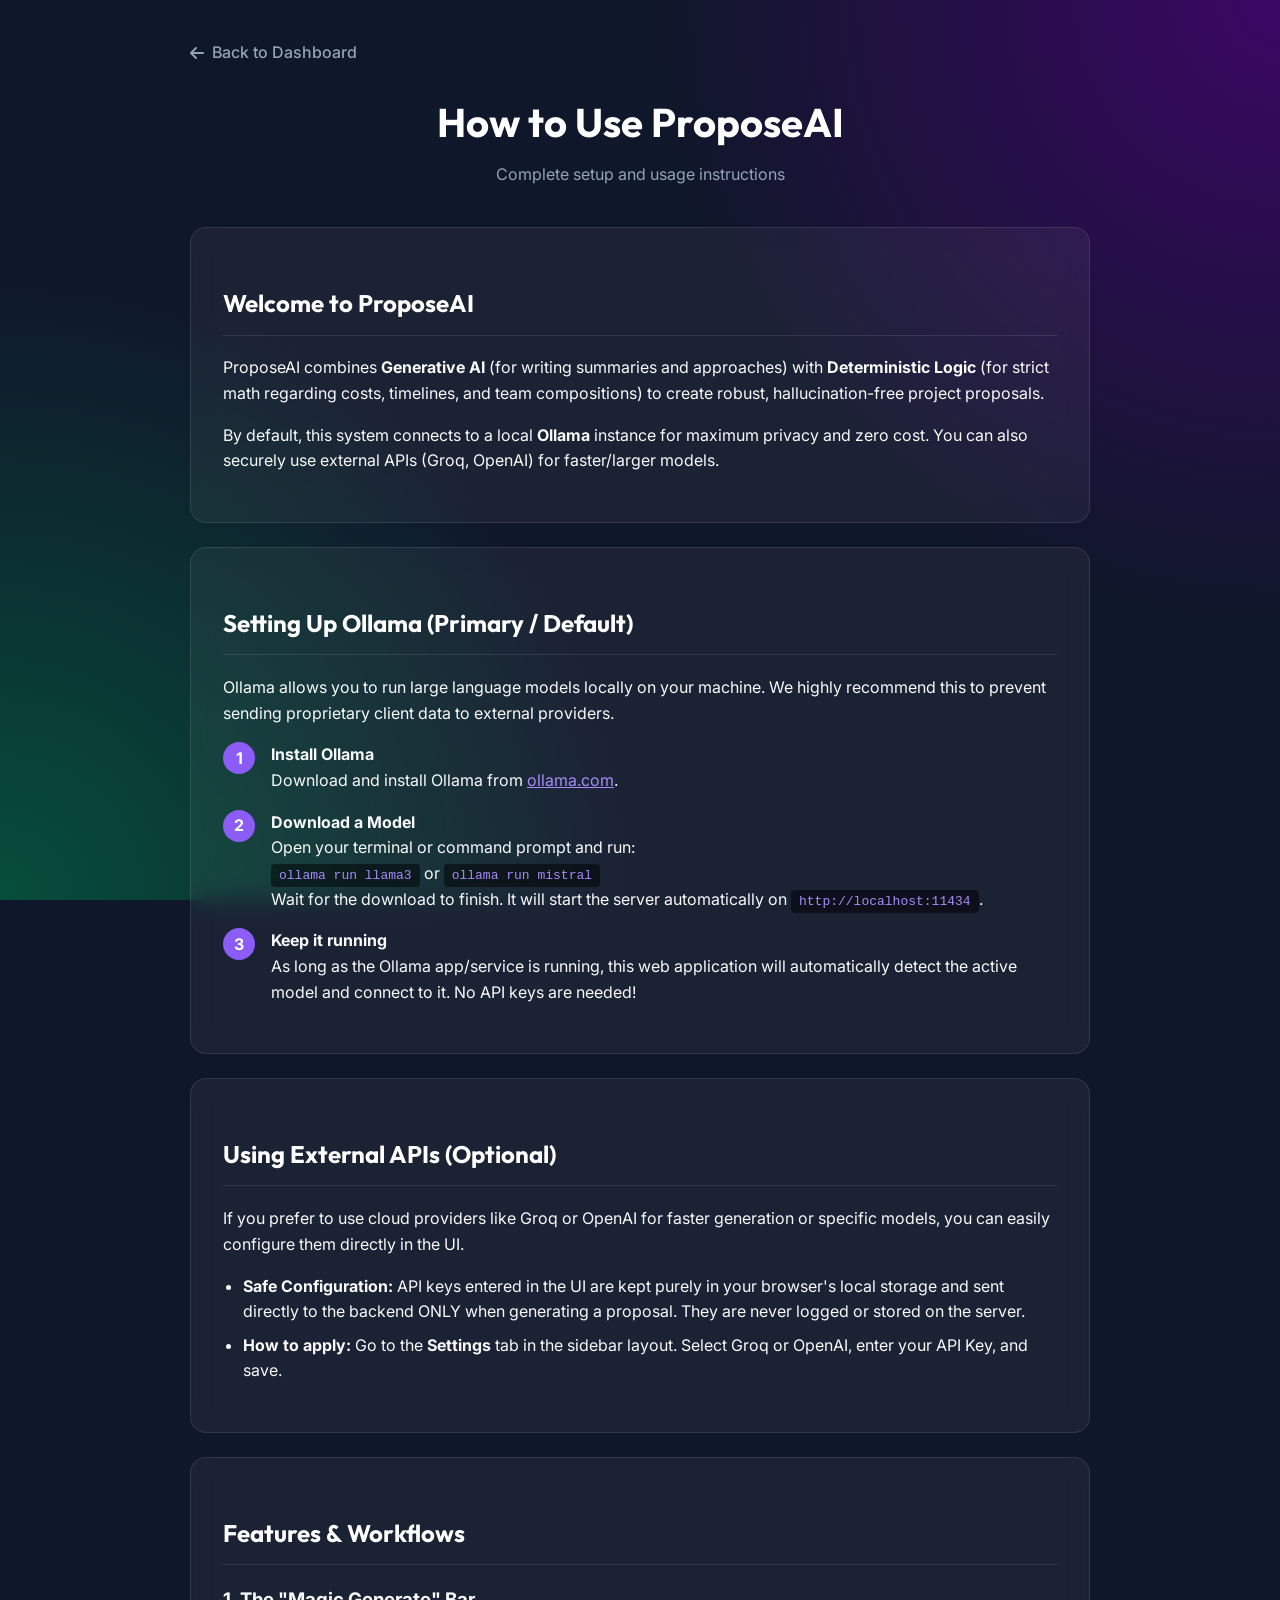
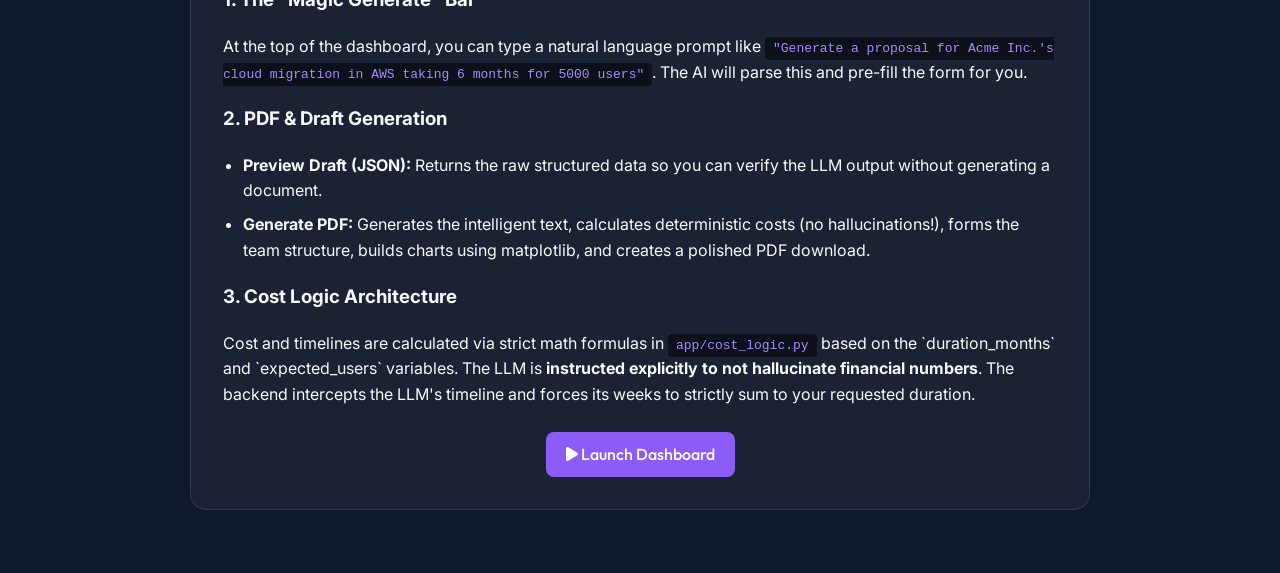
<file: proposal_generator/frontend/instruction.html>
<!DOCTYPE html>
<html lang="en">
<head>
    <meta charset="UTF-8">
    <meta name="viewport" content="width=device-width, initial-scale=1.0">
    <title>Instructions - AI Proposal Generator</title>
    <!-- Google Fonts -->
    <link href="https://fonts.googleapis.com/css2?family=Inter:wght@400;500;600;700&family=Outfit:wght@500;600;700&display=swap" rel="stylesheet">
    <link rel="stylesheet" href="https://cdnjs.cloudflare.com/ajax/libs/font-awesome/6.4.0/css/all.min.css">
    
    <style>
        :root {
            --bg: #0f172a; --text: #f8fafc; --accent: #8b5cf6; --glass: rgba(255, 255, 255, 0.05);
            --border: rgba(255, 255, 255, 0.1); --panel-bg: rgba(15, 23, 42, 0.7);
        }
        body {
            font-family: 'Inter', sans-serif; background-color: var(--bg); color: var(--text);
            margin: 0; padding: 0; line-height: 1.6;
            background-image: radial-gradient(circle at top right, #3b0764, transparent 40%),
                              radial-gradient(circle at bottom left, #064e3b, transparent 40%);
            background-attachment: fixed; min-height: 100vh;
        }
        .container { max-width: 900px; margin: 0 auto; padding: 40px 20px; }
        .glass-card {
            background: var(--glass); backdrop-filter: blur(12px); -webkit-backdrop-filter: blur(12px);
            border: 1px solid var(--border); border-radius: 16px; padding: 32px; margin-bottom: 24px;
        }
        h1, h2 { font-family: 'Outfit', sans-serif; color: #fff; margin-top: 0; }
        h1 { font-size: 2.5rem; text-align: center; margin-bottom: 8px; }
        .subtitle { text-align: center; color: #94a3b8; margin-bottom: 40px; }
        h2 { font-size: 1.5rem; border-bottom: 1px solid var(--border); padding-bottom: 12px; margin-top: 24px; }
        code { background: rgba(0,0,0,0.5); padding: 4px 8px; border-radius: 4px; font-family: monospace; color: #a78bfa; }
        pre { background: rgba(0,0,0,0.5); padding: 16px; border-radius: 8px; overflow-x: auto; color: #a78bfa; border: 1px solid var(--border); }
        .step { display: flex; margin-bottom: 16px; }
        .step-num { 
            background: var(--accent); color: white; width: 32px; height: 32px; 
            border-radius: 50%; display: flex; align-items: center; justify-content: center; 
            font-weight: bold; margin-right: 16px; flex-shrink: 0; 
        }
        .btn {
            display: inline-block; background: var(--accent); color: white; text-decoration: none;
            padding: 10px 20px; border-radius: 8px; font-weight: 500; font-family: 'Outfit', sans-serif;
            transition: all 0.2s; border: none; cursor: pointer;
        }
        .btn:hover { background: #7c3aed; transform: translateY(-1px); }
        .nav-back { display: inline-flex; align-items: center; gap: 8px; color: #94a3b8; text-decoration: none; margin-bottom: 24px; font-weight: 500; }
        .nav-back:hover { color: #fff; }
        ul { padding-left: 20px; }
        li { margin-bottom: 8px; }
    </style>
</head>
<body>
    <div class="container">
        <a href="/" class="nav-back"><i class="fa-solid fa-arrow-left"></i> Back to Dashboard</a>
        
        <h1>How to Use ProposeAI</h1>
        <div class="subtitle">Complete setup and usage instructions</div>

        <div class="glass-card">
            <h2>Welcome to ProposeAI</h2>
            <p>ProposeAI combines <strong>Generative AI</strong> (for writing summaries and approaches) with <strong>Deterministic Logic</strong> (for strict math regarding costs, timelines, and team compositions) to create robust, hallucination-free project proposals.</p>
            <p>By default, this system connects to a local <strong>Ollama</strong> instance for maximum privacy and zero cost. You can also securely use external APIs (Groq, OpenAI) for faster/larger models.</p>
        </div>

        <div class="glass-card">
            <h2>Setting Up Ollama (Primary / Default)</h2>
            <p>Ollama allows you to run large language models locally on your machine. We highly recommend this to prevent sending proprietary client data to external providers.</p>
            
            <div class="step">
                <div class="step-num">1</div>
                <div>
                    <strong>Install Ollama</strong><br>
                    Download and install Ollama from <a href="https://ollama.com" target="_blank" style="color:#a78bfa">ollama.com</a>.
                </div>
            </div>
            
            <div class="step">
                <div class="step-num">2</div>
                <div>
                    <strong>Download a Model</strong><br>
                    Open your terminal or command prompt and run:<br>
                    <code>ollama run llama3</code> or <code>ollama run mistral</code><br>
                    Wait for the download to finish. It will start the server automatically on <code>http://localhost:11434</code>.
                </div>
            </div>
            
            <div class="step">
                <div class="step-num">3</div>
                <div>
                    <strong>Keep it running</strong><br>
                    As long as the Ollama app/service is running, this web application will automatically detect the active model and connect to it. No API keys are needed!
                </div>
            </div>
        </div>

        <div class="glass-card">
            <h2>Using External APIs (Optional)</h2>
            <p>If you prefer to use cloud providers like Groq or OpenAI for faster generation or specific models, you can easily configure them directly in the UI.</p>
            
            <ul>
                <li><strong>Safe Configuration:</strong> API keys entered in the UI are kept purely in your browser's local storage and sent directly to the backend ONLY when generating a proposal. They are never logged or stored on the server.</li>
                <li><strong>How to apply:</strong> Go to the <strong>Settings</strong> tab in the sidebar layout. Select Groq or OpenAI, enter your API Key, and save.</li>
            </ul>
        </div>

        <div class="glass-card">
            <h2>Features & Workflows</h2>
            
            <h3>1. The "Magic Generate" Bar</h3>
            <p>At the top of the dashboard, you can type a natural language prompt like <code>"Generate a proposal for Acme Inc.'s cloud migration in AWS taking 6 months for 5000 users"</code>. The AI will parse this and pre-fill the form for you.</p>

            <h3>2. PDF & Draft Generation</h3>
            <ul>
                <li><strong>Preview Draft (JSON):</strong> Returns the raw structured data so you can verify the LLM output without generating a document.</li>
                <li><strong>Generate PDF:</strong> Generates the intelligent text, calculates deterministic costs (no hallucinations!), forms the team structure, builds charts using matplotlib, and creates a polished PDF download.</li>
            </ul>

            <h3>3. Cost Logic Architecture</h3>
            <p>Cost and timelines are calculated via strict math formulas in <code>app/cost_logic.py</code> based on the `duration_months` and `expected_users` variables. The LLM is <strong>instructed explicitly to not hallucinate financial numbers</strong>. The backend intercepts the LLM's timeline and forces its weeks to strictly sum to your requested duration.</p>
            
            <div style="margin-top: 24px; text-align:center;">
                <a href="/" class="btn"><i class="fa-solid fa-play"></i> Launch Dashboard</a>
            </div>
        </div>
    </div>
</body>
</html>
</file>
